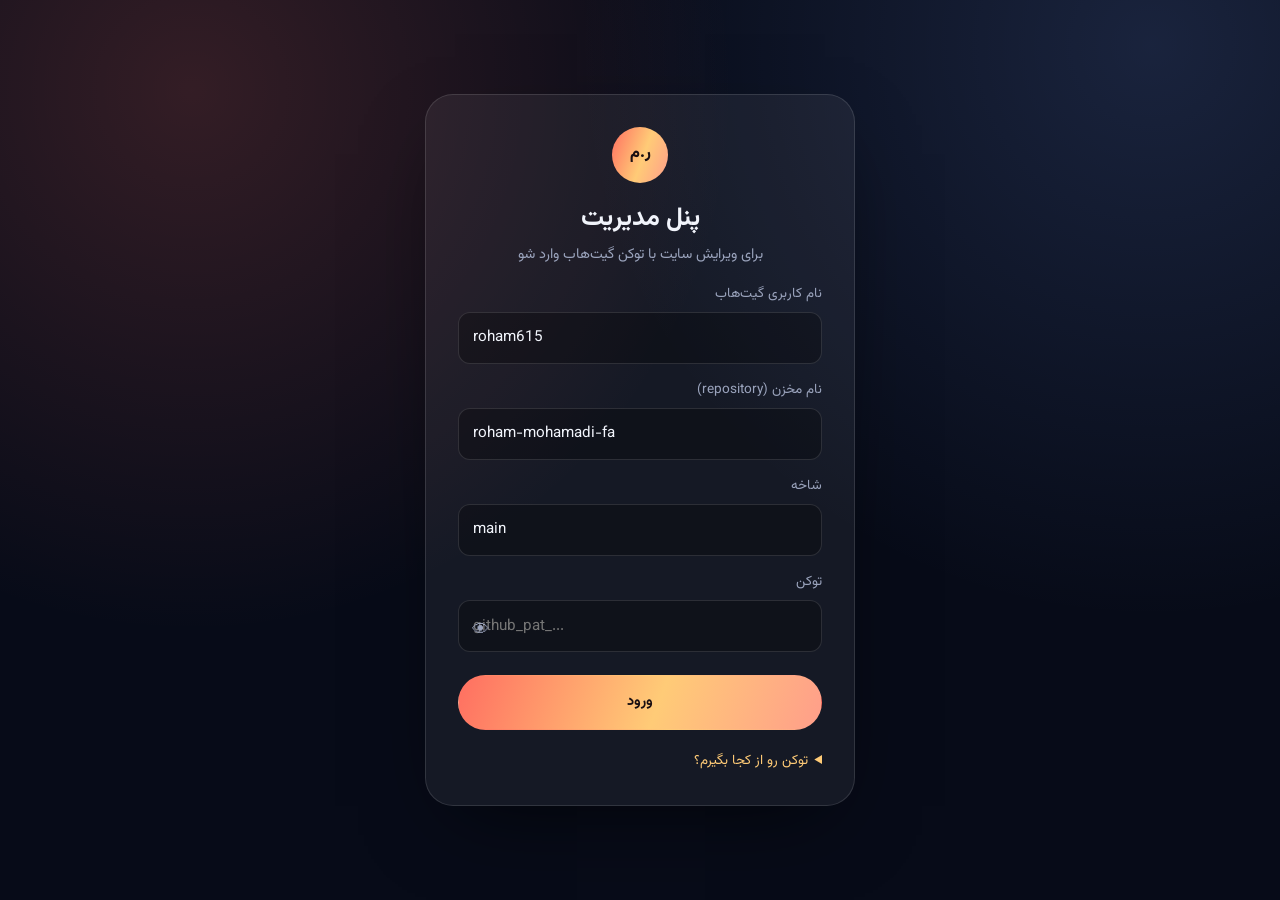
<file: admin/index.html>
<!DOCTYPE html>
<html lang="fa" dir="rtl">
<head>
<meta charset="UTF-8">
<meta name="viewport" content="width=device-width,initial-scale=1">
<meta name="robots" content="noindex,nofollow">
<title>پنل مدیریت — رهام محمدی</title>
<link href="https://fonts.googleapis.com/css2?family=Vazirmatn:wght@400;500;700;800&display=swap" rel="stylesheet">
<style>
:root{--void:#070b18;--panel:rgba(255,255,255,.06);--line:rgba(255,255,255,.12);--orange:#ff6f61;--amber:#ffcb77;--bone:#f1f4fb;--gray:#9aa3bc;--grad:linear-gradient(110deg,#ff6f61,#ffcb77 55%,#ff9e8a)}
*{box-sizing:border-box;margin:0}
body{font-family:"Vazirmatn",Tahoma,sans-serif;background:radial-gradient(circle at 15% 10%,rgba(255,111,97,.18),transparent 40%),radial-gradient(circle at 90% 5%,rgba(122,162,255,.16),transparent 40%),var(--void);background-attachment:fixed;color:var(--bone);line-height:1.8;min-height:100vh}
[hidden]{display:none!important}
label{display:block;font-size:.85rem;color:var(--gray);margin-top:.9rem}
input,textarea{display:block;width:100%;margin-top:.35rem;padding:.7rem .9rem;border-radius:12px;border:1px solid var(--line);background:rgba(0,0,0,.28);color:var(--bone);font:inherit;font-size:.95rem;transition:.25s}
textarea{min-height:92px;resize:vertical}
input:focus,textarea:focus{outline:0;border-color:var(--orange);box-shadow:0 0 0 3px rgba(255,111,97,.18)}
input[type=file]{padding:.5rem;font-size:.8rem}
.btn{border:1px solid transparent;border-radius:999px;padding:.65rem 1.4rem;font:inherit;font-weight:700;font-size:.9rem;cursor:pointer;background:var(--grad);color:#1a0f12;transition:.3s;text-decoration:none;display:inline-block}
.btn:hover{transform:translateY(-2px);box-shadow:0 10px 24px -8px rgba(255,111,97,.7)}
.btn:disabled{opacity:.5;cursor:wait;transform:none}
.btn.ghost{background:var(--panel);color:var(--bone);border-color:var(--line)}
.logo{display:grid;place-items:center;width:56px;height:56px;border-radius:50%;background:var(--grad);color:#1a0f12;font-weight:800;margin:0 auto .8rem}
.logo.sm{width:38px;height:38px;font-size:.8rem;margin:0}
#login{min-height:100vh;display:grid;place-items:center;padding:1.2rem}
.lcard{width:100%;max-width:430px;padding:2rem;border-radius:28px;background:var(--panel);border:1px solid var(--line);box-shadow:0 30px 80px -30px rgba(0,0,0,.7)}
.lcard h1{text-align:center;font-size:1.6rem}.muted{color:var(--gray);text-align:center;font-size:.9rem}
.lcard .btn{width:100%;margin-top:1.4rem;padding:.85rem}
.pw{position:relative}.pw button{position:absolute;inset-inline-end:.5rem;top:50%;transform:translateY(-35%);background:none;border:0;color:var(--gray);cursor:pointer;font-size:1.1rem}
details{margin-top:1.2rem;font-size:.85rem;color:var(--gray)}summary{cursor:pointer;color:var(--amber)}ol{padding-inline-start:1.2rem;margin-top:.5rem}
.err{margin-top:1rem;padding:.7rem 1rem;border-radius:12px;background:rgba(255,80,80,.12);border:1px solid rgba(255,80,80,.4);color:#ff9a9a;font-size:.88rem}
.bar{position:sticky;top:0;z-index:20;display:flex;justify-content:space-between;align-items:center;gap:1rem;flex-wrap:wrap;padding:.8rem 1.2rem;background:rgba(7,11,24,.8);backdrop-filter:blur(14px);border-bottom:1px solid var(--line)}
.brand{display:flex;align-items:center;gap:.7rem}.acts{display:flex;gap:.6rem;flex-wrap:wrap}
.chip{font-size:.75rem;padding:.2rem .8rem;border-radius:999px;border:1px solid var(--line);color:var(--gray)}.chip.dirty{color:var(--amber);border-color:var(--amber)}
.chips{display:flex;gap:.5rem;overflow-x:auto;padding:1rem 1.2rem;max-width:980px;margin:0 auto}
.chips a{white-space:nowrap;padding:.35rem 1rem;border-radius:999px;border:1px solid var(--line);background:var(--panel);color:var(--gray);text-decoration:none;font-size:.85rem;transition:.25s}.chips a:hover{color:var(--orange);border-color:var(--orange)}
main{max-width:980px;margin:0 auto;padding:0 1.2rem 6rem}
.card{padding:1.5rem;margin-bottom:1.2rem;border-radius:24px;background:var(--panel);border:1px solid var(--line);scroll-margin-top:90px}
.card h2{font-size:1.25rem;background:var(--grad);-webkit-background-clip:text;background-clip:text;color:transparent;width:max-content}
.groups{display:grid;grid-template-columns:repeat(auto-fit,minmax(260px,1fr));gap:1rem;margin-top:.6rem}
.grp{padding:1rem 1.1rem;border-radius:18px;background:rgba(0,0,0,.18);border:1px solid var(--line)}.grp h3{font-size:.95rem;color:var(--amber)}
.pv{aspect-ratio:4/3;border-radius:12px;background:rgba(0,0,0,.3);display:grid;place-items:center;overflow:hidden;color:var(--gray);font-size:.8rem;margin-top:.4rem}.pv img{width:100%;height:100%;object-fit:cover}
#toast{position:fixed;bottom:1.4rem;left:50%;transform:translate(-50%,30px);opacity:0;padding:.8rem 1.4rem;border-radius:999px;background:#12182c;border:1px solid var(--orange);box-shadow:0 14px 40px -10px #000;transition:.4s;z-index:50;font-size:.9rem;pointer-events:none;max-width:90vw}
#toast.show{opacity:1;transform:translate(-50%,0)}#toast.err{border-color:#ff6b6b;color:#ffb0b0}
</style>
</head>
<body>
<div id="login"><div class="lcard">
  <div class="logo">ر.م</div><h1>پنل مدیریت</h1><p class="muted">برای ویرایش سایت با توکن گیت‌هاب وارد شو</p>
  <div id="lerr" class="err" hidden></div>
  <label>نام کاربری گیت‌هاب<input id="owner" dir="ltr" value="roham615" autocomplete="off"></label>
  <label>نام مخزن (repository)<input id="repo" dir="ltr" value="roham-mohamadi-fa" autocomplete="off"></label>
  <label>شاخه<input id="branch" dir="ltr" value="main" autocomplete="off"></label>
  <label>توکن<div class="pw"><input id="token" type="password" dir="ltr" placeholder="github_pat_..." autocomplete="off"><button type="button" id="eye" aria-label="نمایش توکن">👁</button></div></label>
  <button class="btn" id="go">ورود</button>
  <details><summary>توکن رو از کجا بگیرم؟</summary><ol>
    <li>گیت‌هاب ← عکس پروفایل ← Settings ← Developer settings</li>
    <li>Personal access tokens ← Fine-grained tokens ← Generate new token</li>
    <li>Repository access: فقط همین مخزن</li>
    <li>Permissions ← Contents ← Read and write</li>
    <li>توکن رو کپی کن و اینجا بذار. جای دیگه‌ای به اشتراکش نذار.</li></ol></details>
</div></div>

<div id="app" hidden>
  <header class="bar">
    <div class="brand"><span class="logo sm">ر.م</span><b>پنل مدیریت</b><span id="state" class="chip">بدون تغییر</span></div>
    <div class="acts"><a id="view" class="btn ghost" target="_blank" rel="noopener">مشاهده سایت</a><button id="save" class="btn">ذخیره و انتشار</button><button id="out" class="btn ghost">خروج</button></div>
  </header>
  <nav class="chips" id="chips"></nav>
  <main id="form"></main>
</div>
<div id="toast"></div>

<script>
const $=s=>document.querySelector(s),API='https://api.github.com',SK='rm-admin-session',PK='rm-admin-prefs';
let S={},DATA=null,dirty=false;const files={};
const rng=n=>[...Array(n)].map((_,i)=>i+1);
const SEC=[
 {id:'hero',t:'بخش اصلی',groups:[{f:[['hero.eyebrow','متن کوچک بالای اسم'],['hero.firstName','نام'],['hero.lastName','نام خانوادگی'],['hero.subtitle','زیرعنوان','a']]}]},
 {id:'now',t:'الان',groups:[{f:[['now.text','الان دارم چیکار می‌کنم؟','a']]}]},
 {id:'about',t:'درباره',groups:[{f:[['about.lead','پاراگراف اصلی','a'],['about.detail','پاراگراف دوم','a']]}]},
 {id:'interests',t:'علایق',groups:rng(3).map(i=>({t:'کارت '+i,f:[[`interests.card${i}.tag`,'برچسب'],[`interests.card${i}.title`,'عنوان'],[`interests.card${i}.description`,'توضیح','a']]}))},
 {id:'timeline',t:'مسیر',groups:rng(4).map(i=>({t:'مرحله '+i,f:[[`timeline.item${i}.title`,'عنوان'],[`timeline.item${i}.description`,'توضیح','a']]}))},
 {id:'skills',t:'مهارت‌ها',groups:rng(4).map(i=>({t:'مهارت '+i,f:[[`skills.skill${i}.name`,'نام'],[`skills.skill${i}.level`,'سطح (۰ تا ۱۰۰)','n']]}))},
 {id:'memories',t:'خاطره‌ها',groups:rng(3).map(i=>({t:'خاطره '+i,f:[[`achievements.ach${i}.title`,'عنوان'],[`achievements.ach${i}.note`,'توضیح کوتاه','a'],[`achievements.ach${i}.image`,'عکس (اختیاری)','i']]}))},
 {id:'contact',t:'تماس',groups:[{f:[['contact.description','متن','a'],['contact.email','ایمیل'],['contact.linkedin','لینک لینکدین'],['contact.telegram','لینک تلگرام'],['contact.instagram','لینک اینستاگرام']]}]}
];
const getP=(o,p)=>p.split('.').reduce((a,k)=>a==null?a:a[k],o);
const setP=(o,p,v)=>{const k=p.split('.');let a=o;k.slice(0,-1).forEach(x=>a=a[x]=a[x]||{});a[k.at(-1)]=v};
const esc=s=>String(s??'').replace(/[&<>"]/g,c=>({'&':'&amp;','<':'&lt;','>':'&gt;','"':'&quot;'}[c]));
const enc=s=>btoa(Array.from(new TextEncoder().encode(s),c=>String.fromCharCode(c)).join(''));
const dec=b=>new TextDecoder().decode(Uint8Array.from(atob(b.replace(/\s/g,'')),c=>c.charCodeAt(0)));
const gh=(p,o={})=>fetch(API+p,{...o,headers:{Authorization:'Bearer '+S.token,Accept:'application/vnd.github+json','X-GitHub-Api-Version':'2022-11-28'}});
async function errMsg(r){let m='';try{m=(await r.json()).message}catch(e){}const M={401:'توکن نامعتبر یا منقضی شده',403:'دسترسی کافی نیست (Contents باید Read and write باشه)',404:'مخزن، شاخه یا فایل پیدا نشد',409:'تداخل در ذخیره، دوباره تلاش کن',422:'درخواست نامعتبر'};return(M[r.status]||'خطا ('+r.status+')')+(m?' — '+m:'')}
function toast(t,bad){const e=$('#toast');e.textContent=t;e.className='show'+(bad?' err':'');clearTimeout(toast.t);toast.t=setTimeout(()=>e.className='',bad?6000:3500)}
function mark(d){dirty=d;const s=$('#state');s.textContent=d?'تغییرات ذخیره‌نشده':'بدون تغییر';s.className='chip'+(d?' dirty':'')}
function field([p,l,t]){const ltr=/email|linkedin|telegram|instagram/.test(p)?' dir="ltr"':'';
 if(t==='a')return`<label>${l}<textarea data-p="${p}"></textarea></label>`;
 if(t==='n')return`<label>${l}<input type="number" min="0" max="100" data-p="${p}"></label>`;
 if(t==='i')return`<label>${l}</label><div class="pv" data-pv="${p}">بدون عکس</div><input type="file" accept="image/*" data-img="${p}"><input type="hidden" data-p="${p}">`;
 return`<label>${l}<input data-p="${p}"${ltr}></label>`}
function render(){
 $('#chips').innerHTML=SEC.map(s=>`<a href="#s-${s.id}">${s.t}</a>`).join('');
 $('#form').innerHTML=SEC.map(s=>`<section class="card" id="s-${s.id}"><h2>${s.t}</h2><div class="groups">${s.groups.map(g=>`<div class="grp">${g.t?`<h3>${g.t}</h3>`:''}${g.f.map(field).join('')}</div>`).join('')}</div></section>`).join('');
 fill()}
function fill(){
 document.querySelectorAll('[data-p]').forEach(el=>el.value=getP(DATA,el.dataset.p)??'');
 document.querySelectorAll('[data-pv]').forEach(pv=>{const v=getP(DATA,pv.dataset.pv);pv.innerHTML=v?`<img src="../${esc(v)}" alt="">`:'بدون عکس'});
 document.querySelectorAll('[data-img]').forEach(i=>i.value='');mark(false)}
function collect(){const o=structuredClone(DATA);
 document.querySelectorAll('[data-p]').forEach(el=>setP(o,el.dataset.p,el.type==='number'?Math.min(100,Math.max(0,+el.value||0)):el.value));return o}
document.addEventListener('input',e=>{if(e.target.dataset&&e.target.dataset.p!==undefined)mark(true)});
document.addEventListener('change',e=>{const p=e.target.dataset&&e.target.dataset.img;if(!p||!e.target.files[0])return;
 files[p]=e.target.files[0];const pv=document.querySelector(`[data-pv="${p}"]`);pv.innerHTML='';const im=new Image();im.src=URL.createObjectURL(files[p]);pv.append(im);mark(true)});
async function shrink(f){const b=await createImageBitmap(f),k=Math.min(1,1400/Math.max(b.width,b.height)),c=document.createElement('canvas');
 c.width=Math.round(b.width*k);c.height=Math.round(b.height*k);c.getContext('2d').drawImage(b,0,0,c.width,c.height);return new Promise(r=>c.toBlob(r,'image/jpeg',.85))}
const b64=blob=>new Promise(r=>{const f=new FileReader();f.onload=()=>r(f.result.split(',')[1]);f.readAsDataURL(blob)});
async function putFile(path,content,msg){const u=`/repos/${S.owner}/${S.repo}/contents/${path}`;
 for(let k=0;k<2;k++){let sha;const g=await gh(`${u}?ref=${S.branch}`);
  if(g.ok)sha=(await g.json()).sha;else if(g.status!==404)throw new Error(await errMsg(g));
  const r=await gh(u,{method:'PUT',body:JSON.stringify({message:msg,content,branch:S.branch,...(sha?{sha}:{})})});
  if(r.ok)return r.json();if(k||(r.status!==409&&r.status!==422))throw new Error(await errMsg(r))}}
async function save(){const b=$('#save');b.disabled=true;b.textContent='در حال ذخیره…';
 try{const out=collect();
  for(const[p,f]of Object.entries(files)){const key=p.split('.')[1],path=`images/achievements/${key}.jpg`;
   b.textContent='آپلود عکس…';await putFile(path,await b64(await shrink(f)),'Update photo '+key);setP(out,p,`${path}?v=${Date.now()}`);delete files[p]}
  b.textContent='ذخیره متن‌ها…';await putFile('data/content.json',enc(JSON.stringify(out,null,2)+'\n'),'Update site content via admin');
  DATA=out;fill();toast('ذخیره شد ✓ سایت تا یکی دو دقیقه‌ی دیگه آپدیت می‌شه')}
 catch(e){toast('ذخیره نشد: '+e.message,1)}finally{b.disabled=false;b.textContent='ذخیره و انتشار'}}
async function connect(saved){
 S=saved||{owner:$('#owner').value.trim(),repo:$('#repo').value.trim(),branch:$('#branch').value.trim()||'main',token:$('#token').value.trim()};
 const er=$('#lerr');er.hidden=true;
 if(!S.owner||!S.repo||!S.token){er.textContent='همه‌ی فیلدها رو پر کن.';er.hidden=false;return}
 const go=$('#go');go.disabled=true;go.textContent='در حال اتصال…';
 try{const r=await gh(`/repos/${S.owner}/${S.repo}/contents/data/content.json?ref=${S.branch}`);if(!r.ok)throw new Error(await errMsg(r));
  DATA=JSON.parse(dec((await r.json()).content));sessionStorage.setItem(SK,JSON.stringify(S));
  localStorage.setItem(PK,JSON.stringify({owner:S.owner,repo:S.repo,branch:S.branch}));
  $('#view').href=`https://${S.owner}.github.io/${S.repo}/`;render();$('#login').hidden=true;$('#app').hidden=false}
 catch(e){er.textContent='اتصال ناموفق: '+e.message;er.hidden=false;sessionStorage.removeItem(SK)}
 finally{go.disabled=false;go.textContent='ورود'}}
$('#go').onclick=()=>connect();
$('#eye').onclick=()=>{const t=$('#token');t.type=t.type==='password'?'text':'password'};
$('#save').onclick=save;
$('#out').onclick=()=>{if(dirty&&!confirm('تغییرات ذخیره‌نشده از بین می‌ره. خارج بشم؟'))return;sessionStorage.removeItem(SK);dirty=false;location.reload()};
addEventListener('beforeunload',e=>{if(dirty){e.preventDefault();e.returnValue=''}});
addEventListener('keydown',e=>{if((e.ctrlKey||e.metaKey)&&e.key==='s'&&!$('#app').hidden){e.preventDefault();save()}});
(function init(){try{const p=JSON.parse(localStorage.getItem(PK)||'null');if(p){$('#owner').value=p.owner;$('#repo').value=p.repo;$('#branch').value=p.branch}
 const s=JSON.parse(sessionStorage.getItem(SK)||'null');if(s)connect(s)}catch(e){}})();
</script>
</body>
</html>
</file>
